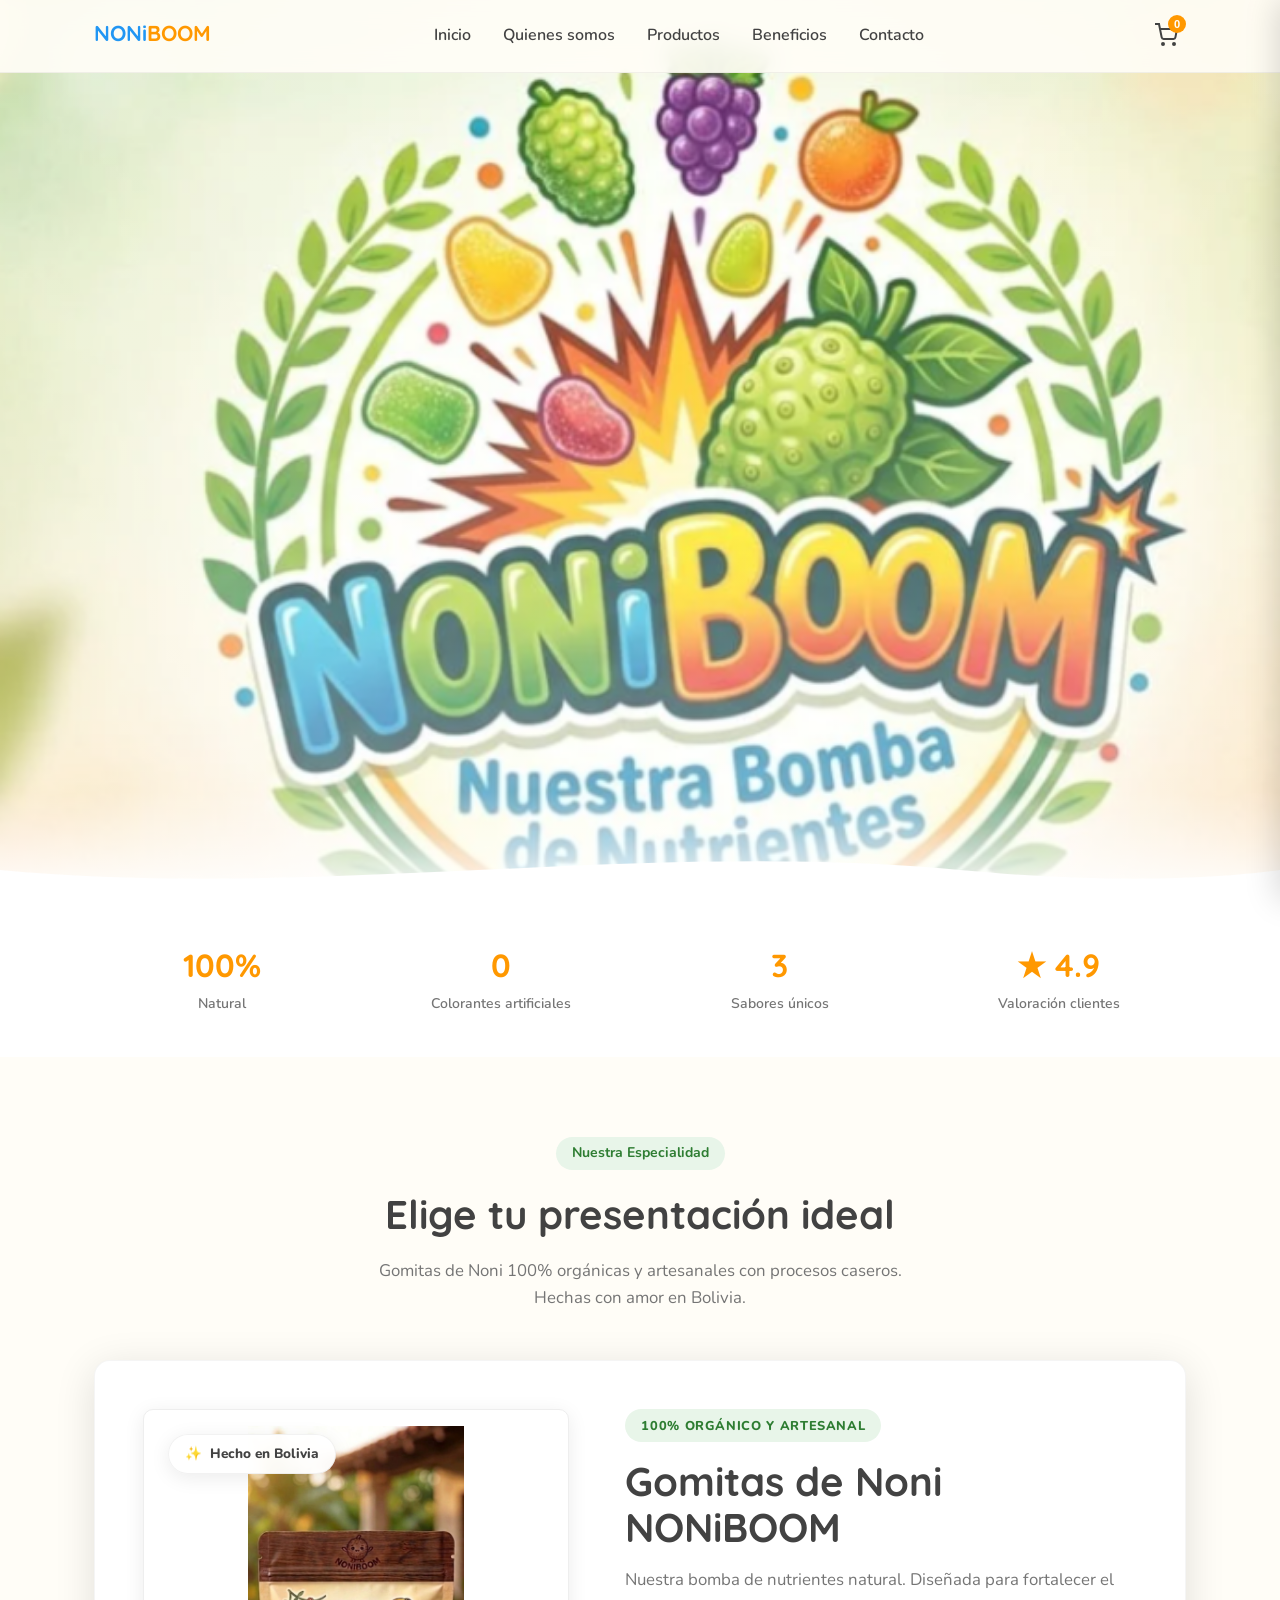
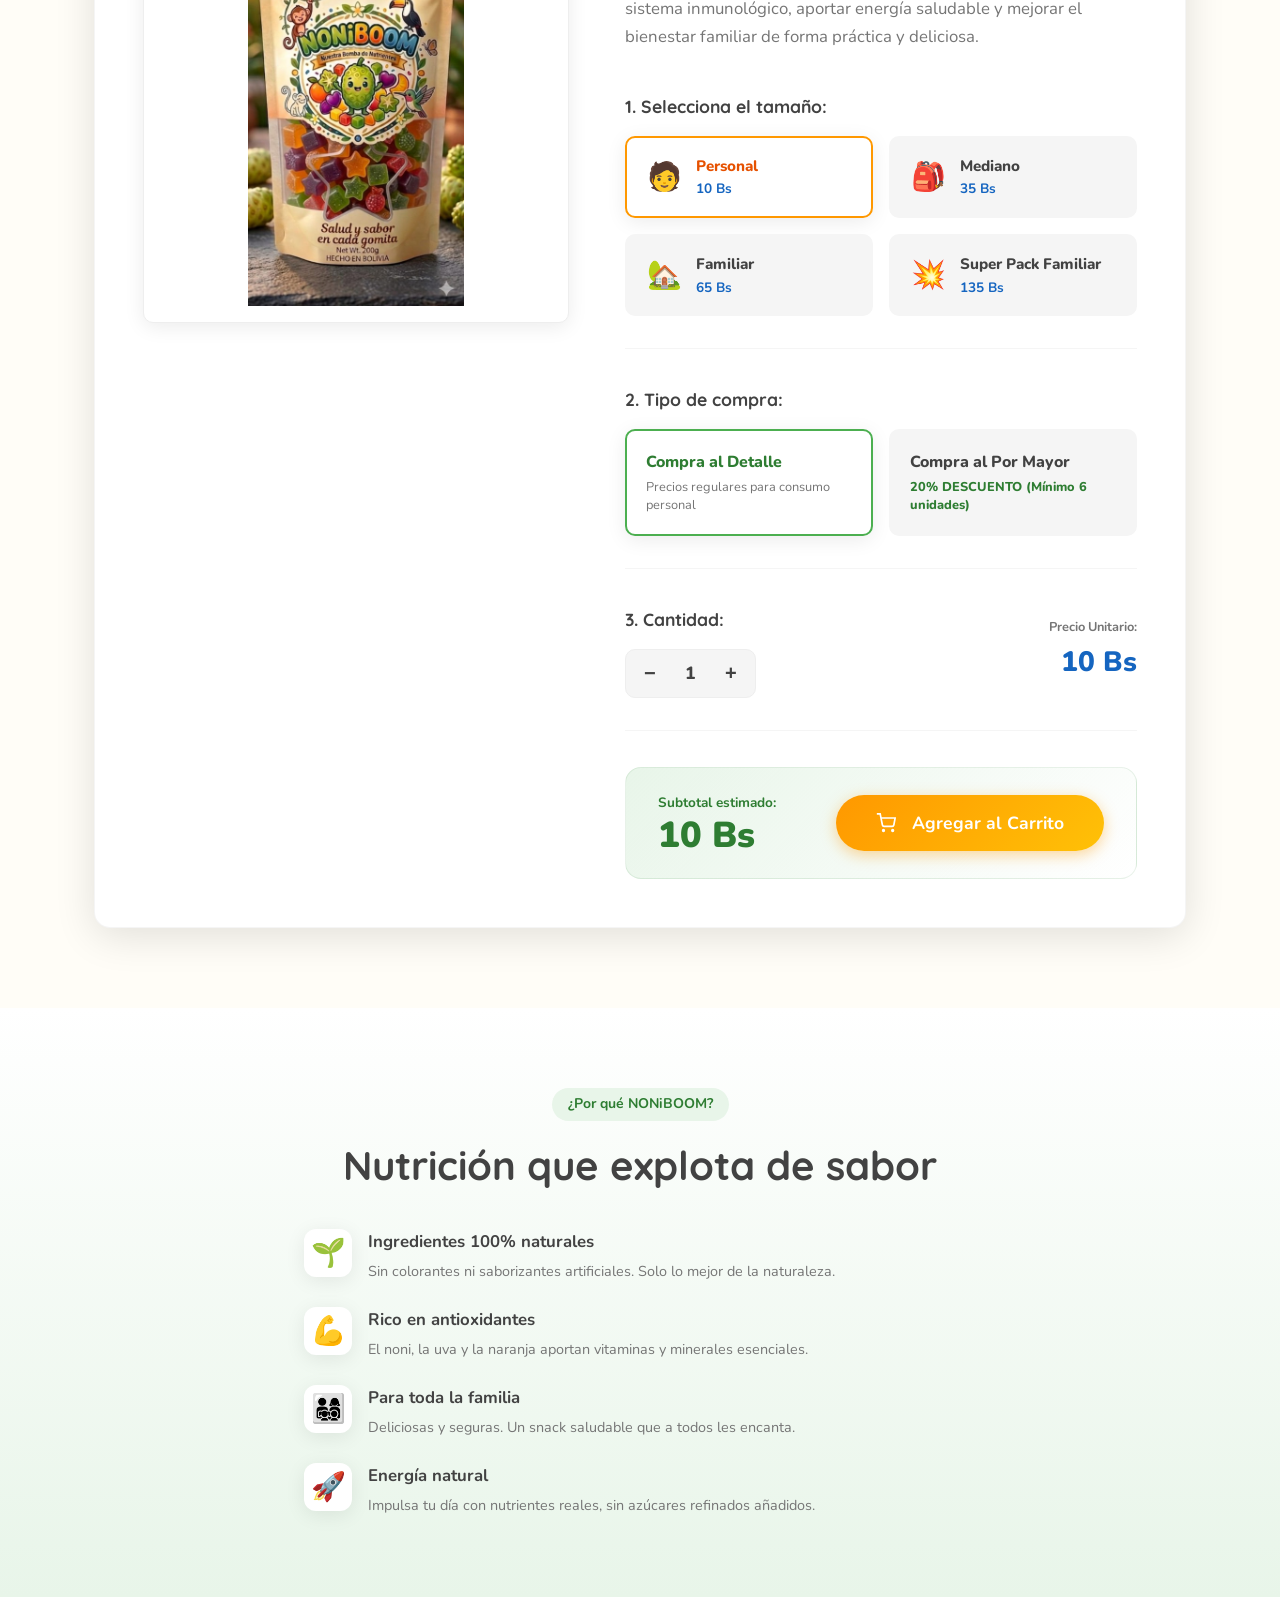
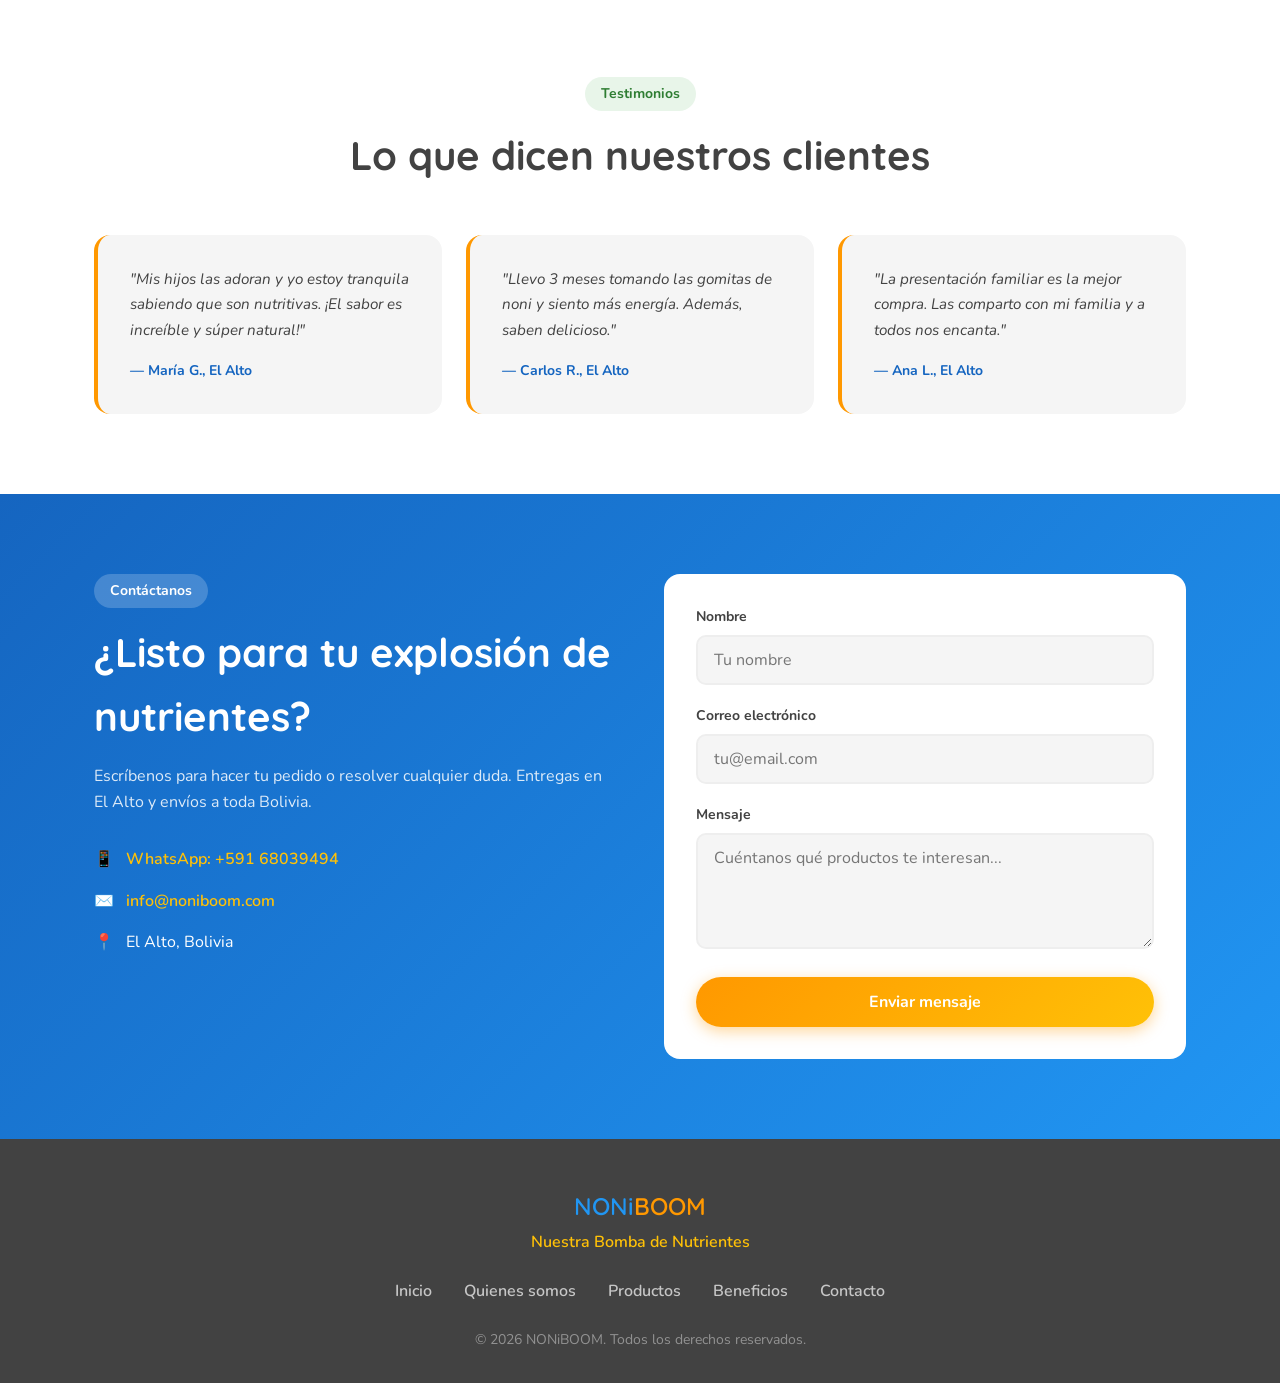
<file: index.html>
<!DOCTYPE html>
<html lang="es">
<head>
  <meta charset="UTF-8">
  <meta name="viewport" content="width=device-width, initial-scale=1.0">
  <title>NONiBOOM — Gomitas Nutritivas</title>
  <meta name="description" content="NONiBOOM — Nuestra Bomba de Nutrientes. Gomitas deliciosas con noni, uva y naranja.">
  <link rel="preconnect" href="https://fonts.googleapis.com">
  <link rel="preconnect" href="https://fonts.gstatic.com" crossorigin>
  <link href="https://fonts.googleapis.com/css2?family=Nunito:wght@400;600;700;800;900&family=Quicksand:wght@500;600;700&display=swap" rel="stylesheet">
  <link rel="stylesheet" href="styles.css">
</head>
<body>

  <header class="header" id="header">
    <nav class="nav container">
      <a href="index.html" class="nav__logo">
        <span class="nav__logo-text"><span class="nav__logo-non">NONi</span><span class="nav__logo-boom">BOOM</span></span>
      </a>
      <ul class="nav__links" id="navLinks">
        <li><a href="#inicio">Inicio</a></li>
        <li><a href="historia.html">Quienes somos</a></li>
        <li><a href="#productos">Productos</a></li>
        <li><a href="#beneficios">Beneficios</a></li>
        <li><a href="#contacto">Contacto</a></li>
      </ul>
      <button class="nav__cart" id="cartBtn" aria-label="Ver carrito">
        <svg width="24" height="24" viewBox="0 0 24 24" fill="none" stroke="currentColor" stroke-width="2">
          <circle cx="9" cy="21" r="1"/><circle cx="20" cy="21" r="1"/>
          <path d="M1 1h4l2.68 13.39a2 2 0 0 0 2 1.61h9.72a2 2 0 0 0 2-1.61L23 6H6"/>
        </svg>
        <span class="nav__cart-count" id="cartCount">0</span>
      </button>
      <button class="nav__toggle" id="navToggle" aria-label="Menú">
        <span></span><span></span><span></span>
      </button>
    </nav>
  </header>

  <section class="hero" id="inicio">
    <div class="hero__bg"></div>
    <div class="hero__wave">
      <svg viewBox="0 0 1440 80" preserveAspectRatio="none">
        <path d="M0,40 C360,80 720,0 1080,40 C1260,60 1380,50 1440,40 L1440,80 L0,80 Z" fill="#fff"/>
      </svg>
    </div>
  </section>

  <section class="stats">
    <div class="container stats__grid">
      <div class="stats__item">
        <span class="stats__number">100%</span>
        <span class="stats__label">Natural</span>
      </div>
      <div class="stats__item">
        <span class="stats__number">0</span>
        <span class="stats__label">Colorantes artificiales</span>
      </div>
      <div class="stats__item">
        <span class="stats__number">3</span>
        <span class="stats__label">Sabores únicos</span>
      </div>
      <div class="stats__item">
        <span class="stats__number">★ 4.9</span>
        <span class="stats__label">Valoración clientes</span>
      </div>
    </div>
  </section>

  <section class="products" id="productos">
    <div class="container">
      <div class="section-header">
        <span class="section-tag">Nuestra Especialidad</span>
        <h2 class="section-title">Elige tu presentación ideal</h2>
        <p class="section-desc">Gomitas de Noni 100% orgánicas y artesanales con procesos caseros. Hechas con amor en Bolivia.</p>
      </div>
      
      <div class="product-showcase">
        <div class="product-showcase__image-container">
          <img src="assets/producto-noniboom.jpg" alt="NONiBOOM Gomitas de Noni Orgánicas y Artesanales" class="product-showcase__image">
          <div class="product-showcase__flag-badge">
            <span class="flag-icon">✨</span> Hecho en Bolivia
          </div>
        </div>
        
        <div class="product-showcase__details">
          <div class="product-showcase__badge">100% Orgánico y Artesanal</div>
          <h3 class="product-showcase__title">Gomitas de Noni NONiBOOM</h3>
          <p class="product-showcase__description">
            Nuestra bomba de nutrientes natural. Diseñada para fortalecer el sistema inmunológico, aportar energía saludable y mejorar el bienestar familiar de forma práctica y deliciosa.
          </p>
          
          <div class="product-showcase__section">
            <h4 class="product-showcase__section-title">1. Selecciona el tamaño:</h4>
            <div class="product-showcase__sizes">
              <label class="size-option">
                <input type="radio" name="productSize" value="Personal" data-price="10" checked>
                <div class="size-option__card">
                  <span class="size-option__emoji">🧑</span>
                  <div class="size-option__info">
                    <span class="size-option__name">Personal</span>
                    <span class="size-option__price">10 Bs</span>
                  </div>
                </div>
              </label>
              
              <label class="size-option">
                <input type="radio" name="productSize" value="Mediano" data-price="35">
                <div class="size-option__card">
                  <span class="size-option__emoji">🎒</span>
                  <div class="size-option__info">
                    <span class="size-option__name">Mediano</span>
                    <span class="size-option__price">35 Bs</span>
                  </div>
                </div>
              </label>
              
              <label class="size-option">
                <input type="radio" name="productSize" value="Familiar" data-price="65">
                <div class="size-option__card">
                  <span class="size-option__emoji">🏡</span>
                  <div class="size-option__info">
                    <span class="size-option__name">Familiar</span>
                    <span class="size-option__price">65 Bs</span>
                  </div>
                </div>
              </label>
              
              <label class="size-option">
                <input type="radio" name="productSize" value="Super Pack Familiar" data-price="135">
                <div class="size-option__card">
                  <span class="size-option__emoji">💥</span>
                  <div class="size-option__info">
                    <span class="size-option__name">Super Pack Familiar</span>
                    <span class="size-option__price">135 Bs</span>
                  </div>
                </div>
              </label>
            </div>
          </div>
          
          <div class="product-showcase__section">
            <h4 class="product-showcase__section-title">2. Tipo de compra:</h4>
            <div class="product-showcase__types">
              <label class="type-option">
                <input type="radio" name="purchaseType" value="al-detalle" checked>
                <div class="type-option__card">
                  <strong>Compra al Detalle</strong>
                  <span>Precios regulares para consumo personal</span>
                </div>
              </label>
              
              <label class="type-option">
                <input type="radio" name="purchaseType" value="al-por-mayor">
                <div class="type-option__card">
                  <strong>Compra al Por Mayor</strong>
                  <span class="wholesale-tag">20% DESCUENTO (Mínimo 6 unidades)</span>
                </div>
              </label>
            </div>
          </div>
          
          <div class="product-showcase__section product-showcase__section--row">
            <div>
              <h4 class="product-showcase__section-title">3. Cantidad:</h4>
              <div class="quantity-selector">
                <button type="button" class="quantity-btn" id="showcaseQtyMinus">−</button>
                <input type="number" id="showcaseQty" value="1" min="1" readonly>
                <button type="button" class="quantity-btn" id="showcaseQtyPlus">+</button>
              </div>
            </div>
            
            <div class="product-showcase__pricing">
              <span class="pricing-label">Precio Unitario:</span>
              <div class="pricing-values">
                <span class="pricing-original" id="unitPriceOriginal"></span>
                <span class="pricing-current" id="unitPriceCurrent">10 Bs</span>
              </div>
            </div>
          </div>
          
          <div class="product-showcase__total-row">
            <div class="product-showcase__total-price">
              <span>Subtotal estimado:</span>
              <strong id="showcaseTotalPrice">10 Bs</strong>
            </div>
            <button class="btn btn--primary" id="addToCartShowcase">
              <svg width="20" height="20" viewBox="0 0 24 24" fill="none" stroke="currentColor" stroke-width="2" style="margin-right: 8px;">
                <circle cx="9" cy="21" r="1"/><circle cx="20" cy="21" r="1"/>
                <path d="M1 1h4l2.68 13.39a2 2 0 0 0 2 1.61h9.72a2 2 0 0 0 2-1.61L23 6H6"/>
              </svg>
              Agregar al Carrito
            </button>
          </div>
        </div>
      </div>
    </div>
  </section>

  <section class="benefits" id="beneficios">
    <div class="container benefits__inner benefits__inner--single">
      <div class="benefits__content">
        <span class="section-tag">¿Por qué NONiBOOM?</span>
        <h2 class="section-title">Nutrición que explota de sabor</h2>
        <ul class="benefits__list">
          <li class="benefits__item">
            <span class="benefits__icon">🌱</span>
            <div>
              <strong>Ingredientes 100% naturales</strong>
              <p>Sin colorantes ni saborizantes artificiales. Solo lo mejor de la naturaleza.</p>
            </div>
          </li>
          <li class="benefits__item">
            <span class="benefits__icon">💪</span>
            <div>
              <strong>Rico en antioxidantes</strong>
              <p>El noni, la uva y la naranja aportan vitaminas y minerales esenciales.</p>
            </div>
          </li>
          <li class="benefits__item">
            <span class="benefits__icon">👨‍👩‍👧‍👦</span>
            <div>
              <strong>Para toda la familia</strong>
              <p>Deliciosas y seguras. Un snack saludable que a todos les encanta.</p>
            </div>
          </li>
          <li class="benefits__item">
            <span class="benefits__icon">🚀</span>
            <div>
              <strong>Energía natural</strong>
              <p>Impulsa tu día con nutrientes reales, sin azúcares refinados añadidos.</p>
            </div>
          </li>
        </ul>
      </div>
    </div>
  </section>

  <section class="testimonials">
    <div class="container">
      <div class="section-header">
        <span class="section-tag">Testimonios</span>
        <h2 class="section-title">Lo que dicen nuestros clientes</h2>
      </div>
      <div class="testimonials__grid">
        <blockquote class="testimonial">
          <p>"Mis hijos las adoran y yo estoy tranquila sabiendo que son nutritivas. ¡El sabor es increíble y súper natural!"</p>
          <footer>— María G., El Alto</footer>
        </blockquote>
        <blockquote class="testimonial">
          <p>"Llevo 3 meses tomando las gomitas de noni y siento más energía. Además, saben delicioso."</p>
          <footer>— Carlos R., El Alto</footer>
        </blockquote>
        <blockquote class="testimonial">
          <p>"La presentación familiar es la mejor compra. Las comparto con mi familia y a todos nos encanta."</p>
          <footer>— Ana L., El Alto</footer>
        </blockquote>
      </div>
    </div>
  </section>

  <section class="contact" id="contacto">
    <div class="container contact__inner">
      <div class="contact__info">
        <span class="section-tag">Contáctanos</span>
        <h2 class="section-title">¿Listo para tu explosión de nutrientes?</h2>
        <p class="contact__desc">Escríbenos para hacer tu pedido o resolver cualquier duda. Entregas en El Alto y envíos a toda Bolivia.</p>
        <ul class="contact__details">
          <li>
            <span>📱</span>
            <a href="https://wa.me/59168039494" target="_blank" rel="noopener">WhatsApp: +591 68039494</a>
          </li>
          <li>
            <span>✉️</span>
            <a href="mailto:info@noniboom.com">info@noniboom.com</a>
          </li>
          <li>
            <span>📍</span>
            <span>El Alto, Bolivia</span>
          </li>
        </ul>
      </div>
      <form class="contact__form" id="contactForm">
        <div class="form-group">
          <label for="name">Nombre</label>
          <input type="text" id="name" name="name" required placeholder="Tu nombre">
        </div>
        <div class="form-group">
          <label for="email">Correo electrónico</label>
          <input type="email" id="email" name="email" required placeholder="tu@email.com">
        </div>
        <div class="form-group">
          <label for="message">Mensaje</label>
          <textarea id="message" name="message" rows="4" required placeholder="Cuéntanos qué productos te interesan..."></textarea>
        </div>
        <button type="submit" class="btn btn--primary btn--full">Enviar mensaje</button>
      </form>
    </div>
  </section>

  <footer class="footer">
    <div class="container footer__inner">
      <div class="footer__brand">
        <p class="footer__brand-name"><span class="footer__brand-non">NONi</span><span class="footer__brand-boom">BOOM</span></p>
        <p>Nuestra Bomba de Nutrientes</p>
      </div>
      <div class="footer__links">
        <a href="#inicio">Inicio</a>
        <a href="historia.html">Quienes somos</a>
        <a href="#productos">Productos</a>
        <a href="#beneficios">Beneficios</a>
        <a href="#contacto">Contacto</a>
      </div>
      <p class="footer__copy">&copy; 2026 NONiBOOM. Todos los derechos reservados.</p>
    </div>
  </footer>

  <div class="cart-overlay" id="cartOverlay"></div>
  <aside class="cart" id="cartPanel">
    <div class="cart__header">
      <h3>Tu carrito</h3>
      <button class="cart__close" id="cartClose" aria-label="Cerrar carrito">&times;</button>
    </div>
    <ul class="cart__items" id="cartItems">
      <li class="cart__empty">Tu carrito está vacío</li>
    </ul>
    <div class="cart__footer">
      <div class="cart__total">
        <span>Total:</span>
        <span id="cartTotal">0 Bs</span>
      </div>
      <button class="btn btn--primary btn--full" id="checkoutBtn">Pedir por WhatsApp</button>
    </div>
  </aside>

  <div class="toast" id="toast"></div>

  <script src="script.js"></script>
</body>
</html>
</file>
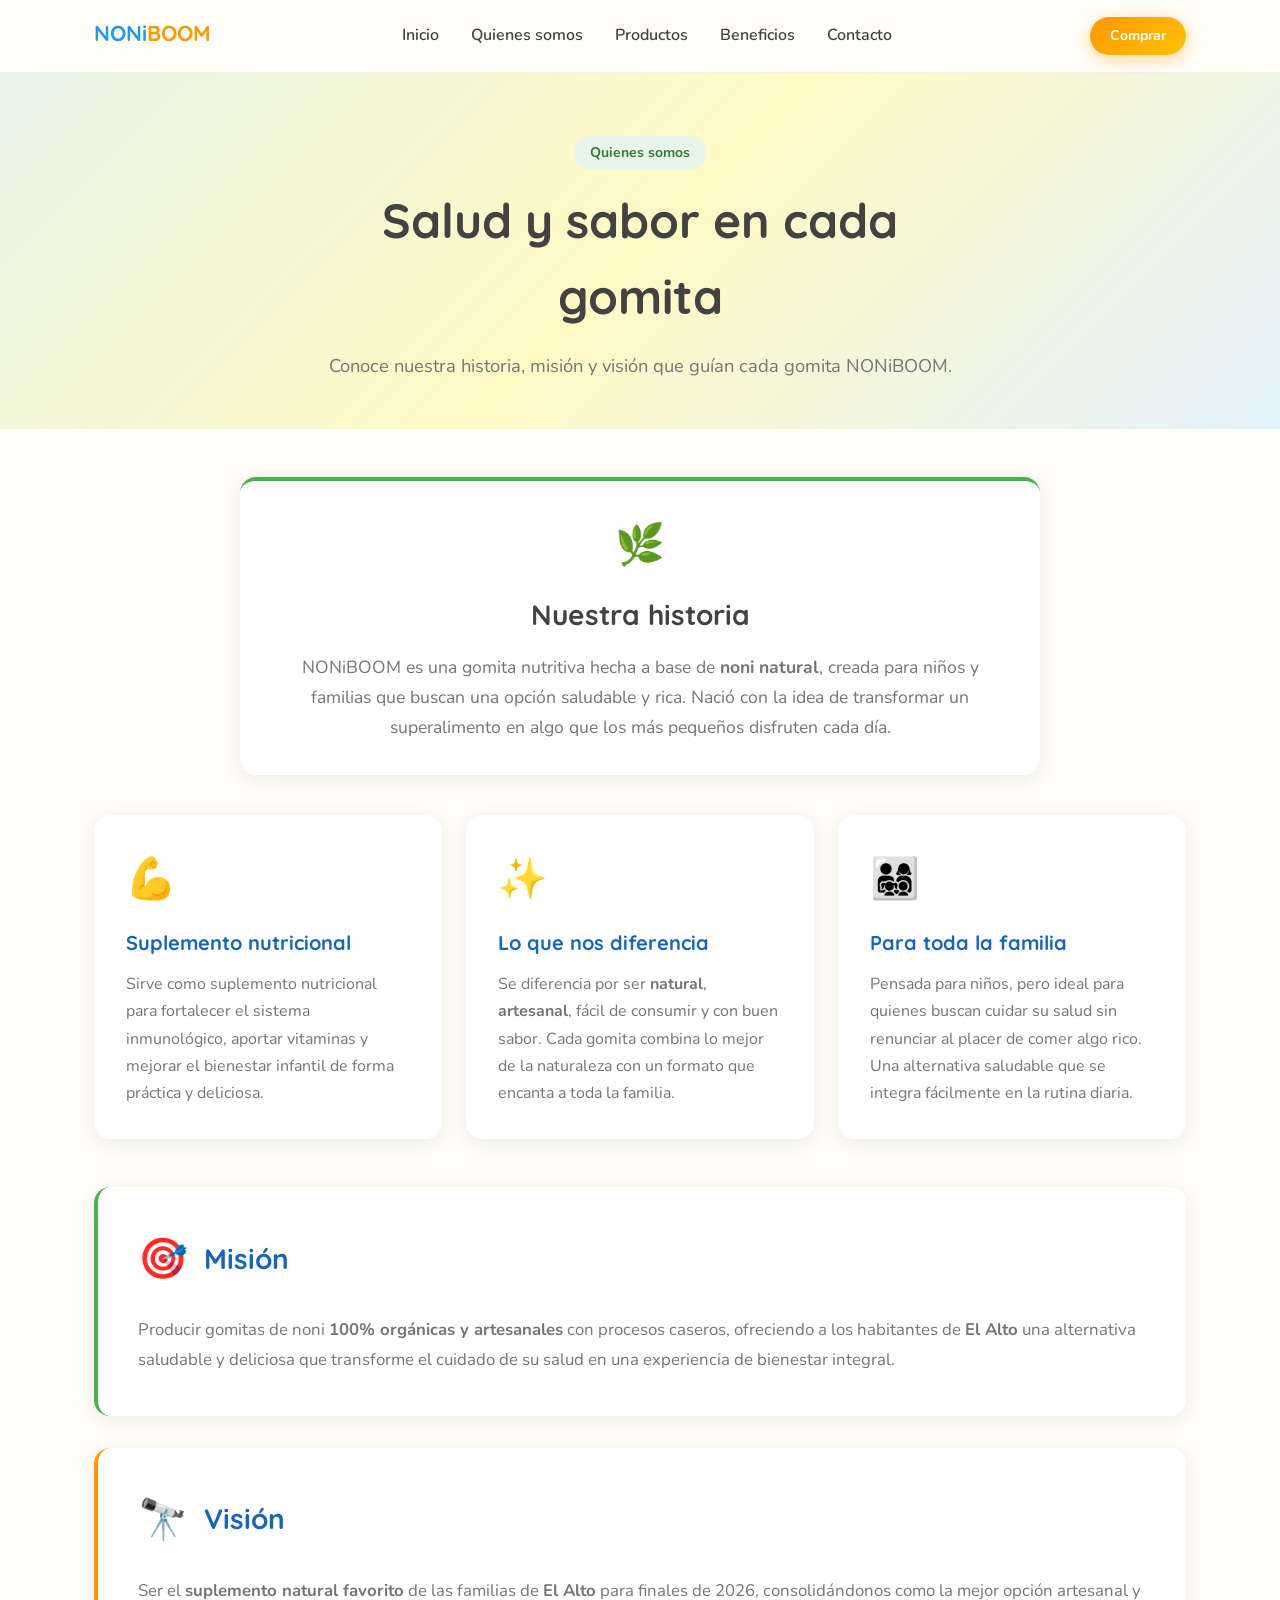
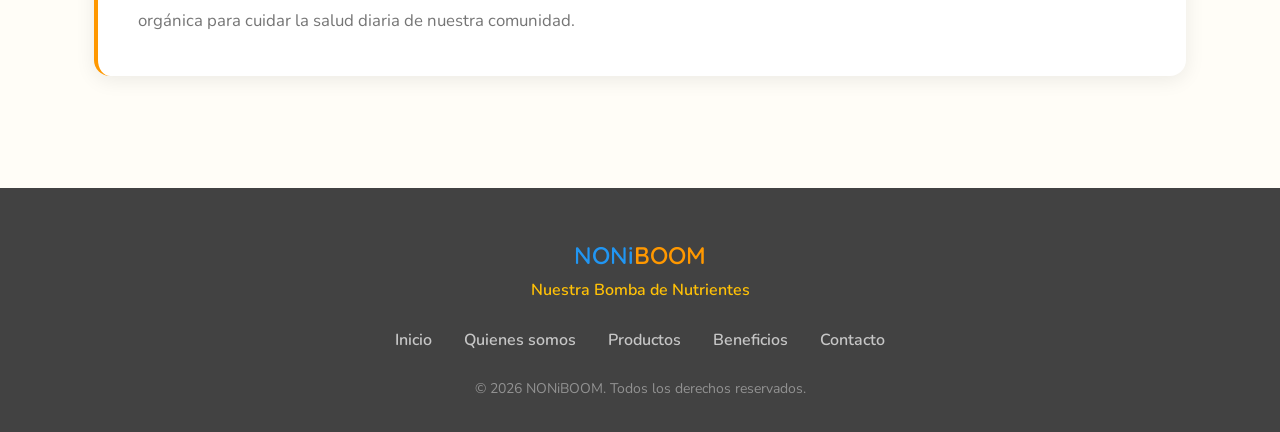
<file: historia.html>
<!DOCTYPE html>
<html lang="es">
<head>
  <meta charset="UTF-8">
  <meta name="viewport" content="width=device-width, initial-scale=1.0">
  <title>Quienes somos — NONiBOOM</title>
  <meta name="description" content="Conoce quiénes somos, nuestra historia, misión y visión en NONiBOOM.">
  <link rel="preconnect" href="https://fonts.googleapis.com">
  <link rel="preconnect" href="https://fonts.gstatic.com" crossorigin>
  <link href="https://fonts.googleapis.com/css2?family=Nunito:wght@400;600;700;800;900&family=Quicksand:wght@500;600;700&display=swap" rel="stylesheet">
  <link rel="stylesheet" href="styles.css">
</head>
<body>

  <header class="header" id="header">
    <nav class="nav container">
      <a href="index.html" class="nav__logo">
        <span class="nav__logo-text"><span class="nav__logo-non">NONi</span><span class="nav__logo-boom">BOOM</span></span>
      </a>
      <ul class="nav__links" id="navLinks">
        <li><a href="index.html#inicio">Inicio</a></li>
        <li><a href="historia.html" class="nav__link--active">Quienes somos</a></li>
        <li><a href="index.html#productos">Productos</a></li>
        <li><a href="index.html#beneficios">Beneficios</a></li>
        <li><a href="index.html#contacto">Contacto</a></li>
      </ul>
      <a href="index.html#productos" class="btn btn--sm btn--primary nav__cta">Comprar</a>
      <button class="nav__toggle" id="navToggle" aria-label="Menú">
        <span></span><span></span><span></span>
      </button>
    </nav>
  </header>

  <main class="page-historia">
    <section class="historia-hero">
      <div class="historia-hero__bg"></div>
      <div class="container historia-hero__content">
        <span class="section-tag">Quienes somos</span>
        <h1 class="historia-hero__title">Salud y sabor en cada gomita</h1>
        <p class="historia-hero__lead">Conoce nuestra historia, misión y visión que guían cada gomita NONiBOOM.</p>
      </div>
    </section>

    <section class="historia-content">
      <div class="container">

        <article class="historia-card historia-card--main" id="historia">
          <div class="historia-card__icon">🌿</div>
          <h2>Nuestra historia</h2>
          <p>
            NONiBOOM es una gomita nutritiva hecha a base de <strong>noni natural</strong>, creada para niños y familias que buscan una opción saludable y rica. Nació con la idea de transformar un superalimento en algo que los más pequeños disfruten cada día.
          </p>
        </article>

        <div class="historia-grid">
          <article class="historia-card">
            <div class="historia-card__icon">💪</div>
            <h3>Suplemento nutricional</h3>
            <p>
              Sirve como suplemento nutricional para fortalecer el sistema inmunológico, aportar vitaminas y mejorar el bienestar infantil de forma práctica y deliciosa.
            </p>
          </article>

          <article class="historia-card">
            <div class="historia-card__icon">✨</div>
            <h3>Lo que nos diferencia</h3>
            <p>
              Se diferencia por ser <strong>natural</strong>, <strong>artesanal</strong>, fácil de consumir y con buen sabor. Cada gomita combina lo mejor de la naturaleza con un formato que encanta a toda la familia.
            </p>
          </article>

          <article class="historia-card">
            <div class="historia-card__icon">👨‍👩‍👧‍👦</div>
            <h3>Para toda la familia</h3>
            <p>
              Pensada para niños, pero ideal para quienes buscan cuidar su salud sin renunciar al placer de comer algo rico. Una alternativa saludable que se integra fácilmente en la rutina diaria.
            </p>
          </article>
        </div>

        <article class="quienes-block" id="mision">
          <div class="quienes-block__header">
            <span class="quienes-block__icon">🎯</span>
            <h2>Misión</h2>
          </div>
          <p>
            Producir gomitas de noni <strong>100% orgánicas y artesanales</strong> con procesos caseros, ofreciendo a los habitantes de <strong>El Alto</strong> una alternativa saludable y deliciosa que transforme el cuidado de su salud en una experiencia de bienestar integral.
          </p>
        </article>

        <article class="quienes-block" id="vision">
          <div class="quienes-block__header">
            <span class="quienes-block__icon">🔭</span>
            <h2>Visión</h2>
          </div>
          <p>
            Ser el <strong>suplemento natural favorito</strong> de las familias de <strong>El Alto</strong> para finales de 2026, consolidándonos como la mejor opción artesanal y orgánica para cuidar la salud diaria de nuestra comunidad.
          </p>
        </article>
      </div>
    </section>
  </main>

  <footer class="footer">
    <div class="container footer__inner">
      <div class="footer__brand">
        <p class="footer__brand-name"><span class="footer__brand-non">NONi</span><span class="footer__brand-boom">BOOM</span></p>
        <p>Nuestra Bomba de Nutrientes</p>
      </div>
      <div class="footer__links">
        <a href="index.html#inicio">Inicio</a>
        <a href="historia.html">Quienes somos</a>
        <a href="index.html#productos">Productos</a>
        <a href="index.html#beneficios">Beneficios</a>
        <a href="index.html#contacto">Contacto</a>
      </div>
      <p class="footer__copy">&copy; 2026 NONiBOOM. Todos los derechos reservados.</p>
    </div>
  </footer>

  <script src="historia.js"></script>
</body>
</html>
</file>
<file: styles.css>
/* ===== Variables ===== */
:root {
  --green: #4CAF50;
  --green-dark: #2E7D32;
  --green-light: #E8F5E9;
  --blue: #2196F3;
  --blue-dark: #1565C0;
  --orange: #FF9800;
  --orange-dark: #E65100;
  --yellow: #FFC107;
  --purple: #9C27B0;
  --cream: #FFFDF7;
  --white: #FFFFFF;
  --gray-100: #F5F5F5;
  --gray-200: #EEEEEE;
  --gray-600: #757575;
  --gray-800: #424242;
  --shadow: 0 4px 20px rgba(0, 0, 0, 0.08);
  --shadow-lg: 0 8px 40px rgba(0, 0, 0, 0.12);
  --radius: 16px;
  --radius-sm: 10px;
  --font: 'Nunito', sans-serif;
  --font-display: 'Quicksand', sans-serif;
  --transition: 0.3s ease;
}

/* ===== Reset ===== */
*, *::before, *::after {
  box-sizing: border-box;
  margin: 0;
  padding: 0;
}

html {
  scroll-behavior: smooth;
}

body {
  font-family: var(--font);
  color: var(--gray-800);
  background: var(--cream);
  line-height: 1.6;
  overflow-x: hidden;
}

img {
  max-width: 100%;
  height: auto;
  display: block;
}

a {
  text-decoration: none;
  color: inherit;
}

ul {
  list-style: none;
}

.container {
  max-width: 1140px;
  margin: 0 auto;
  padding: 0 1.5rem;
}

/* ===== Buttons ===== */
.btn {
  display: inline-flex;
  align-items: center;
  justify-content: center;
  gap: 0.5rem;
  padding: 0.875rem 1.75rem;
  border: none;
  border-radius: 50px;
  font-family: var(--font);
  font-weight: 700;
  font-size: 1rem;
  cursor: pointer;
  transition: transform var(--transition), box-shadow var(--transition), background var(--transition);
}

.btn:hover {
  transform: translateY(-2px);
}

.btn--primary {
  background: linear-gradient(135deg, var(--orange), var(--yellow));
  color: var(--white);
  box-shadow: 0 4px 15px rgba(255, 152, 0, 0.4);
}

.btn--primary:hover {
  box-shadow: 0 6px 25px rgba(255, 152, 0, 0.5);
}

.btn--outline {
  background: transparent;
  color: var(--blue-dark);
  border: 2px solid var(--blue);
}

.btn--outline:hover {
  background: var(--blue);
  color: var(--white);
}

.btn--sm {
  padding: 0.5rem 1.25rem;
  font-size: 0.875rem;
}

.btn--full {
  width: 100%;
}

/* ===== Section headers ===== */
.section-header {
  text-align: center;
  margin-bottom: 3rem;
}

.section-tag {
  display: inline-block;
  background: var(--green-light);
  color: var(--green-dark);
  padding: 0.35rem 1rem;
  border-radius: 50px;
  font-size: 0.875rem;
  font-weight: 700;
  margin-bottom: 0.75rem;
}

.section-title {
  font-family: var(--font-display);
  font-size: clamp(1.75rem, 4vw, 2.5rem);
  font-weight: 800;
  color: var(--gray-800);
  margin-bottom: 0.75rem;
}

.section-desc {
  color: var(--gray-600);
  max-width: 540px;
  margin: 0 auto;
  font-size: 1.05rem;
}

/* ===== Header ===== */
.header {
  position: fixed;
  top: 0;
  left: 0;
  right: 0;
  z-index: 1000;
  background: rgba(255, 253, 247, 0.92);
  backdrop-filter: blur(12px);
  border-bottom: 1px solid rgba(0, 0, 0, 0.05);
  transition: box-shadow var(--transition);
}

.header.scrolled {
  box-shadow: var(--shadow);
}

.nav {
  display: flex;
  align-items: center;
  justify-content: space-between;
  height: 72px;
}

.nav__logo-text {
  font-family: var(--font-display);
  font-size: 1.35rem;
  font-weight: 900;
  line-height: 1;
}

.nav__logo-non {
  color: var(--blue);
}

.nav__logo-boom {
  color: var(--orange);
}

.nav__links {
  display: flex;
  gap: 2rem;
}

.nav__links a {
  font-weight: 600;
  color: var(--gray-800);
  transition: color var(--transition);
  position: relative;
}

.nav__links a::after {
  content: '';
  position: absolute;
  bottom: -4px;
  left: 0;
  width: 0;
  height: 2px;
  background: var(--orange);
  transition: width var(--transition);
}

.nav__links a:hover {
  color: var(--orange);
}

.nav__links a:hover::after {
  width: 100%;
}

.nav__link--active {
  color: var(--orange);
}

.nav__link--active::after {
  width: 100%;
}

.nav__cta {
  margin-left: 0.5rem;
}

.nav__dropdown {
  position: relative;
}

.nav__dropdown-toggle {
  display: inline-flex;
  align-items: center;
  gap: 0.35rem;
  background: none;
  border: none;
  font-family: var(--font);
  font-weight: 600;
  font-size: inherit;
  color: var(--gray-800);
  cursor: pointer;
  padding: 0;
  transition: color var(--transition);
}

.nav__dropdown-toggle:hover,
.nav__dropdown.open .nav__dropdown-toggle {
  color: var(--orange);
}

.nav__dropdown-icon {
  transition: transform var(--transition);
}

.nav__dropdown.open .nav__dropdown-icon {
  transform: rotate(180deg);
}

.nav__dropdown-menu {
  position: absolute;
  top: calc(100% + 0.75rem);
  left: 50%;
  transform: translateX(-50%) translateY(8px);
  min-width: 180px;
  background: var(--white);
  border-radius: var(--radius-sm);
  box-shadow: var(--shadow-lg);
  padding: 0.5rem 0;
  opacity: 0;
  visibility: hidden;
  transition: opacity var(--transition), transform var(--transition), visibility var(--transition);
  z-index: 100;
}

.nav__dropdown.open .nav__dropdown-menu {
  opacity: 1;
  visibility: visible;
  transform: translateX(-50%) translateY(0);
}

.nav__dropdown-menu li {
  list-style: none;
}

.nav__dropdown-menu a {
  display: block;
  padding: 0.65rem 1.25rem;
  font-weight: 600;
  color: var(--gray-800);
  white-space: nowrap;
  transition: background var(--transition), color var(--transition);
}

.nav__dropdown-menu a::after {
  display: none;
}

.nav__dropdown-menu a:hover {
  background: var(--green-light);
  color: var(--green-dark);
}

.nav__dropdown-menu a.nav__link--active {
  background: var(--green-light);
  color: var(--orange);
}

.nav__cart {
  position: relative;
  background: none;
  border: none;
  cursor: pointer;
  color: var(--gray-800);
  padding: 0.5rem;
  transition: color var(--transition);
}

.nav__cart:hover {
  color: var(--orange);
}

.nav__cart-count {
  position: absolute;
  top: 0;
  right: 0;
  background: var(--orange);
  color: var(--white);
  font-size: 0.7rem;
  font-weight: 800;
  width: 18px;
  height: 18px;
  border-radius: 50%;
  display: flex;
  align-items: center;
  justify-content: center;
}

.nav__toggle {
  display: none;
  flex-direction: column;
  gap: 5px;
  background: none;
  border: none;
  cursor: pointer;
  padding: 0.5rem;
}

.nav__toggle span {
  display: block;
  width: 24px;
  height: 2px;
  background: var(--gray-800);
  border-radius: 2px;
  transition: var(--transition);
}

/* ===== Hero ===== */
.hero {
  position: relative;
  min-height: 100vh;
  overflow: hidden;
}

.hero__bg {
  position: absolute;
  inset: 0;
  background:
    linear-gradient(
      to bottom,
      transparent 0%,
      rgba(255, 255, 255, 0.4) 88%,
      rgba(255, 255, 255, 1) 100%
    ),
    url('assets/portada-noniboom.png') center top / cover no-repeat;
  z-index: 0;
}

.hero__wave {
  position: absolute;
  bottom: 0;
  left: 0;
  right: 0;
  line-height: 0;
}

.hero__wave svg {
  width: 100%;
  height: 60px;
}

/* ===== Stats ===== */
.stats {
  background: var(--white);
  padding: 2.5rem 0;
  box-shadow: var(--shadow);
}

.stats__grid {
  display: grid;
  grid-template-columns: repeat(4, 1fr);
  gap: 1.5rem;
  text-align: center;
}

.stats__number {
  display: block;
  font-family: var(--font-display);
  font-size: 2rem;
  font-weight: 800;
  color: var(--orange);
}

.stats__label {
  font-size: 0.875rem;
  color: var(--gray-600);
  font-weight: 600;
}

/* ===== Products ===== */
.products {
  padding: 5rem 0;
  background: var(--cream);
}

.products__grid {
  display: grid;
  grid-template-columns: repeat(auto-fit, minmax(260px, 1fr));
  gap: 1.5rem;
}

.product-card {
  background: var(--white);
  border-radius: var(--radius);
  padding: 2rem 1.5rem;
  box-shadow: var(--shadow);
  transition: transform var(--transition), box-shadow var(--transition);
  position: relative;
  overflow: hidden;
}

.product-card:hover {
  transform: translateY(-6px);
  box-shadow: var(--shadow-lg);
}

.product-card--featured {
  border: 2px solid var(--orange);
  background: linear-gradient(180deg, #FFF8E1 0%, var(--white) 40%);
}

.product-card__badge {
  position: absolute;
  top: 1rem;
  right: 1rem;
  background: var(--green);
  color: var(--white);
  font-size: 0.75rem;
  font-weight: 700;
  padding: 0.3rem 0.75rem;
  border-radius: 50px;
}

.product-card__badge--gold {
  background: linear-gradient(135deg, var(--orange), var(--yellow));
}

.product-card__emoji {
  font-size: 3.5rem;
  margin-bottom: 1rem;
  line-height: 1;
}

.product-card__name {
  font-family: var(--font-display);
  font-size: 1.25rem;
  font-weight: 700;
  margin-bottom: 0.5rem;
  color: var(--gray-800);
}

.product-card__desc {
  font-size: 0.9rem;
  color: var(--gray-600);
  margin-bottom: 1.5rem;
  min-height: 3rem;
}

.product-card__footer {
  display: flex;
  align-items: center;
  justify-content: space-between;
  gap: 1rem;
}

.product-card__price {
  font-size: 1.5rem;
  font-weight: 800;
  color: var(--blue-dark);
}

.product-card__price small {
  font-size: 0.75rem;
  font-weight: 600;
  color: var(--gray-600);
}

/* ===== Benefits ===== */
.benefits {
  padding: 5rem 0;
  background: linear-gradient(180deg, var(--white) 0%, var(--green-light) 100%);
}

.benefits__inner {
  display: grid;
  grid-template-columns: 1fr 1fr;
  gap: 4rem;
  align-items: center;
}

.benefits__inner--single {
  grid-template-columns: 1fr;
  max-width: 720px;
  margin: 0 auto;
  text-align: center;
}

.benefits__inner--single .benefits__item {
  text-align: left;
}

.benefits__list {
  display: flex;
  flex-direction: column;
  gap: 1.5rem;
  margin-top: 2rem;
}

.benefits__item {
  display: flex;
  gap: 1rem;
  align-items: flex-start;
}

.benefits__icon {
  font-size: 1.75rem;
  flex-shrink: 0;
  width: 48px;
  height: 48px;
  background: var(--white);
  border-radius: 12px;
  display: flex;
  align-items: center;
  justify-content: center;
  box-shadow: var(--shadow);
}

.benefits__item strong {
  display: block;
  font-size: 1.05rem;
  margin-bottom: 0.25rem;
  color: var(--gray-800);
}

.benefits__item p {
  font-size: 0.9rem;
  color: var(--gray-600);
}

/* ===== Testimonials ===== */
.testimonials {
  padding: 5rem 0;
  background: var(--white);
}

.testimonials__grid {
  display: grid;
  grid-template-columns: repeat(auto-fit, minmax(280px, 1fr));
  gap: 1.5rem;
}

.testimonial {
  background: var(--gray-100);
  border-radius: var(--radius);
  padding: 2rem;
  border-left: 4px solid var(--orange);
  transition: transform var(--transition);
}

.testimonial:hover {
  transform: translateY(-4px);
}

.testimonial p {
  font-style: italic;
  color: var(--gray-800);
  margin-bottom: 1rem;
  font-size: 0.95rem;
  line-height: 1.7;
}

.testimonial footer {
  font-weight: 700;
  font-size: 0.875rem;
  color: var(--blue-dark);
}

/* ===== Contact ===== */
.contact {
  padding: 5rem 0;
  background: linear-gradient(135deg, var(--blue-dark) 0%, var(--blue) 100%);
  color: var(--white);
}

.contact__inner {
  display: grid;
  grid-template-columns: 1fr 1fr;
  gap: 3rem;
  align-items: start;
}

.contact .section-tag {
  background: rgba(255, 255, 255, 0.2);
  color: var(--white);
}

.contact .section-title {
  color: var(--white);
}

.contact__desc {
  color: rgba(255, 255, 255, 0.85);
  margin: 1rem 0 2rem;
}

.contact__details {
  display: flex;
  flex-direction: column;
  gap: 1rem;
}

.contact__details li {
  display: flex;
  align-items: center;
  gap: 0.75rem;
  font-size: 1rem;
}

.contact__details a {
  color: var(--yellow);
  font-weight: 600;
  transition: opacity var(--transition);
}

.contact__details a:hover {
  opacity: 0.8;
}

.contact__form {
  background: var(--white);
  border-radius: var(--radius);
  padding: 2rem;
  color: var(--gray-800);
}

.form-group {
  margin-bottom: 1.25rem;
}

.form-group label {
  display: block;
  font-weight: 700;
  margin-bottom: 0.4rem;
  font-size: 0.875rem;
}

.form-group input,
.form-group textarea {
  width: 100%;
  padding: 0.75rem 1rem;
  border: 2px solid var(--gray-200);
  border-radius: var(--radius-sm);
  font-family: var(--font);
  font-size: 1rem;
  transition: border-color var(--transition);
  background: var(--gray-100);
}

.form-group input:focus,
.form-group textarea:focus {
  outline: none;
  border-color: var(--blue);
  background: var(--white);
}

.form-group textarea {
  resize: vertical;
  min-height: 100px;
}

/* ===== Footer ===== */
.footer {
  background: var(--gray-800);
  color: rgba(255, 255, 255, 0.7);
  padding: 3rem 0 2rem;
}

.footer__inner {
  display: flex;
  flex-direction: column;
  align-items: center;
  gap: 1.5rem;
  text-align: center;
}

.footer__brand-name {
  font-family: var(--font-display);
  font-size: 1.5rem;
  font-weight: 900;
  margin-bottom: 0.25rem;
}

.footer__brand-non {
  color: var(--blue);
}

.footer__brand-boom {
  color: var(--orange);
}

.footer__brand p {
  font-weight: 600;
  color: var(--yellow);
}

.footer__links {
  display: flex;
  gap: 2rem;
  flex-wrap: wrap;
  justify-content: center;
}

.footer__links a {
  color: rgba(255, 255, 255, 0.7);
  font-weight: 600;
  transition: color var(--transition);
}

.footer__links a:hover {
  color: var(--orange);
}

.footer__copy {
  font-size: 0.875rem;
  opacity: 0.6;
}

/* ===== Cart ===== */
.cart-overlay {
  position: fixed;
  inset: 0;
  background: rgba(0, 0, 0, 0.5);
  z-index: 2000;
  opacity: 0;
  visibility: hidden;
  transition: opacity var(--transition), visibility var(--transition);
}

.cart-overlay.active {
  opacity: 1;
  visibility: visible;
}

.cart {
  position: fixed;
  top: 0;
  right: -400px;
  width: min(400px, 100vw);
  height: 100vh;
  background: var(--white);
  z-index: 2001;
  display: flex;
  flex-direction: column;
  box-shadow: -4px 0 30px rgba(0, 0, 0, 0.15);
  transition: right var(--transition);
}

.cart.active {
  right: 0;
}

.cart__header {
  display: flex;
  align-items: center;
  justify-content: space-between;
  padding: 1.5rem;
  border-bottom: 1px solid var(--gray-200);
}

.cart__header h3 {
  font-family: var(--font-display);
  font-size: 1.25rem;
}

.cart__close {
  background: none;
  border: none;
  font-size: 1.75rem;
  cursor: pointer;
  color: var(--gray-600);
  line-height: 1;
  padding: 0.25rem;
}

.cart__items {
  flex: 1;
  overflow-y: auto;
  padding: 1rem 1.5rem;
}

.cart__empty {
  text-align: center;
  color: var(--gray-600);
  padding: 2rem 0;
}

.cart__item {
  display: flex;
  align-items: center;
  justify-content: space-between;
  padding: 1rem 0;
  border-bottom: 1px solid var(--gray-200);
  gap: 0.75rem;
}

.cart__item-info h4 {
  font-size: 0.9rem;
  margin-bottom: 0.25rem;
}

.cart__item-info span {
  font-size: 0.85rem;
  color: var(--gray-600);
}

.cart__item-controls {
  display: flex;
  align-items: center;
  gap: 0.5rem;
}

.cart__item-controls button {
  width: 28px;
  height: 28px;
  border: 1px solid var(--gray-200);
  background: var(--gray-100);
  border-radius: 6px;
  cursor: pointer;
  font-weight: 700;
  transition: background var(--transition);
}

.cart__item-controls button:hover {
  background: var(--orange);
  color: var(--white);
  border-color: var(--orange);
}

.cart__item-controls span {
  font-weight: 700;
  min-width: 20px;
  text-align: center;
}

.cart__footer {
  padding: 1.5rem;
  border-top: 1px solid var(--gray-200);
}

.cart__total {
  display: flex;
  justify-content: space-between;
  font-size: 1.25rem;
  font-weight: 800;
  margin-bottom: 1rem;
  color: var(--blue-dark);
}

/* ===== Toast ===== */
.toast {
  position: fixed;
  bottom: 2rem;
  left: 50%;
  transform: translateX(-50%) translateY(100px);
  background: var(--green-dark);
  color: var(--white);
  padding: 0.875rem 1.5rem;
  border-radius: 50px;
  font-weight: 700;
  z-index: 3000;
  opacity: 0;
  transition: transform 0.4s ease, opacity 0.4s ease;
  box-shadow: var(--shadow-lg);
}

.toast.show {
  transform: translateX(-50%) translateY(0);
  opacity: 1;
}

/* ===== Responsive ===== */
@media (max-width: 900px) {
  .stats__grid {
    grid-template-columns: repeat(2, 1fr);
  }

  .benefits__inner {
    grid-template-columns: 1fr;
    text-align: center;
  }

  .benefits__item {
    text-align: left;
  }

  .contact__inner {
    grid-template-columns: 1fr;
  }
}

@media (max-width: 640px) {
  .nav__links {
    position: fixed;
    top: 72px;
    left: 0;
    right: 0;
    background: var(--white);
    flex-direction: column;
    padding: 1.5rem;
    gap: 1rem;
    box-shadow: var(--shadow);
    transform: translateY(-120%);
    opacity: 0;
    transition: transform var(--transition), opacity var(--transition);
  }

  .nav__links.open {
    transform: translateY(0);
    opacity: 1;
  }

  .nav__toggle {
    display: flex;
  }

  .nav__toggle.active span:nth-child(1) {
    transform: rotate(45deg) translate(5px, 5px);
  }

  .nav__toggle.active span:nth-child(2) {
    opacity: 0;
  }

  .nav__toggle.active span:nth-child(3) {
    transform: rotate(-45deg) translate(5px, -5px);
  }

  .stats__grid {
    grid-template-columns: 1fr 1fr;
    gap: 1rem;
  }

  .stats__number {
    font-size: 1.5rem;
  }
}

/* ===== Historia page ===== */
.page-historia {
  padding-top: 72px;
}

.historia-hero {
  position: relative;
  padding: 4rem 0 3rem;
  overflow: hidden;
}

.historia-hero__bg {
  position: absolute;
  inset: 0;
  background: linear-gradient(135deg, var(--green-light) 0%, #FFF9C4 50%, #E3F2FD 100%);
  z-index: -1;
}

.historia-hero__content {
  text-align: center;
  max-width: 720px;
}

.historia-hero__title {
  font-family: var(--font-display);
  font-size: clamp(2rem, 5vw, 3rem);
  font-weight: 800;
  color: var(--gray-800);
  margin-bottom: 1rem;
}

.historia-hero__lead {
  font-size: 1.15rem;
  color: var(--gray-600);
}

.historia-content {
  padding: 3rem 0 5rem;
}

.historia-card {
  background: var(--white);
  border-radius: var(--radius);
  padding: 2rem;
  box-shadow: var(--shadow);
  transition: transform var(--transition), box-shadow var(--transition);
}

.historia-card:hover {
  transform: translateY(-4px);
  box-shadow: var(--shadow-lg);
}

.historia-card--main {
  max-width: 800px;
  margin: 0 auto 2.5rem;
  text-align: center;
  border-top: 4px solid var(--green);
  scroll-margin-top: 96px;
}

.historia-card--main h2 {
  font-family: var(--font-display);
  font-size: 1.75rem;
  margin-bottom: 1rem;
  color: var(--gray-800);
}

.historia-card--main p {
  font-size: 1.1rem;
  color: var(--gray-600);
  line-height: 1.8;
}

.historia-grid {
  display: grid;
  grid-template-columns: repeat(auto-fit, minmax(280px, 1fr));
  gap: 1.5rem;
  margin-bottom: 3rem;
}

.historia-card__icon {
  font-size: 2.5rem;
  margin-bottom: 1rem;
}

.historia-card h3 {
  font-family: var(--font-display);
  font-size: 1.25rem;
  margin-bottom: 0.75rem;
  color: var(--blue-dark);
}

.historia-card p {
  color: var(--gray-600);
  line-height: 1.7;
}

.historia-lema {
  max-width: 640px;
  margin: 0 auto 2.5rem;
  text-align: center;
  padding: 2.5rem 2rem;
  background: linear-gradient(135deg, var(--blue-dark), var(--blue));
  color: var(--white);
  border-radius: var(--radius);
  box-shadow: var(--shadow-lg);
}

.historia-lema p {
  font-family: var(--font-display);
  font-size: clamp(1.5rem, 4vw, 2rem);
  font-weight: 700;
  font-style: italic;
  margin-bottom: 0.5rem;
}

.historia-lema footer {
  font-size: 0.9rem;
  opacity: 0.85;
}

.historia-actions {
  display: flex;
  gap: 1rem;
  justify-content: center;
  flex-wrap: wrap;
}

@media (max-width: 640px) {
  .nav__cta {
    display: none;
  }

  .historia-hero {
    padding: 3rem 0 2rem;
  }

  .historia-card {
    padding: 1.5rem;
  }

  .nav__dropdown-menu {
    position: static;
    transform: none;
    box-shadow: none;
    background: var(--gray-100);
    border-radius: var(--radius-sm);
    margin-top: 0.5rem;
    padding: 0.25rem 0;
    opacity: 1;
    visibility: visible;
    display: none;
  }

  .nav__dropdown.open .nav__dropdown-menu {
    display: block;
    transform: none;
  }

  .nav__dropdown-toggle {
    width: 100%;
    justify-content: space-between;
    padding: 0.25rem 0;
  }
}

/* ===== Quienes somos page ===== */
.page-quienes {
  padding-top: 72px;
}

.quienes-hero {
  position: relative;
  padding: 4rem 0 3rem;
  overflow: hidden;
}

.quienes-hero__bg {
  position: absolute;
  inset: 0;
  background: linear-gradient(135deg, #E3F2FD 0%, var(--green-light) 50%, #FFF9C4 100%);
  z-index: -1;
}

.quienes-hero__content {
  text-align: center;
  max-width: 720px;
}

.quienes-hero__title {
  font-family: var(--font-display);
  font-size: clamp(2rem, 5vw, 3rem);
  font-weight: 800;
  color: var(--gray-800);
  margin-bottom: 1rem;
}

.quienes-hero__lead {
  font-size: 1.15rem;
  color: var(--gray-600);
}

.quienes-content {
  padding: 3rem 0 5rem;
}

.quienes-block {
  background: var(--white);
  border-radius: var(--radius);
  padding: 2.5rem;
  box-shadow: var(--shadow);
  margin-bottom: 2rem;
  scroll-margin-top: 96px;
}

.quienes-block__header {
  display: flex;
  align-items: center;
  gap: 1rem;
  margin-bottom: 1.5rem;
}

.quienes-block__icon {
  font-size: 2.5rem;
}

.quienes-block h2 {
  font-family: var(--font-display);
  font-size: 1.75rem;
  color: var(--blue-dark);
}

.quienes-block p {
  color: var(--gray-600);
  font-size: 1.05rem;
  line-height: 1.8;
  margin-bottom: 1rem;
}

.quienes-block p:last-child {
  margin-bottom: 0;
}

#mision {
  border-left: 4px solid var(--green);
}

#vision {
  border-left: 4px solid var(--orange);
}

.quienes-actions {
  display: flex;
  gap: 1rem;
  justify-content: center;
  flex-wrap: wrap;
  margin-top: 2.5rem;
}

@media (max-width: 640px) {
  .quienes-block {
    padding: 1.5rem;
  }
}

/* ===== Product Showcase (Bolivia Upgrade) ===== */
.product-showcase {
  display: grid;
  grid-template-columns: 1fr 1.2fr;
  gap: 3.5rem;
  background: var(--white);
  padding: 3rem;
  border-radius: var(--radius);
  box-shadow: var(--shadow-lg);
  align-items: start;
  border: 1px solid rgba(0, 0, 0, 0.04);
}

.product-showcase__image-container {
  position: relative;
  border-radius: var(--radius-sm);
  overflow: hidden;
  box-shadow: var(--shadow);
  border: 1px solid var(--gray-200);
  background: var(--white);
  padding: 1rem;
}

.product-showcase__image {
  width: 100%;
  max-height: 480px;
  object-fit: contain;
  border-radius: 12px;
  transition: transform 0.4s ease;
}

.product-showcase__image-container:hover .product-showcase__image {
  transform: scale(1.03);
}

.product-showcase__flag-badge {
  position: absolute;
  top: 1.5rem;
  left: 1.5rem;
  background: rgba(255, 255, 255, 0.95);
  backdrop-filter: blur(8px);
  color: var(--gray-800);
  padding: 0.5rem 1rem;
  border-radius: 50px;
  font-weight: 800;
  font-size: 0.85rem;
  box-shadow: var(--shadow);
  display: flex;
  align-items: center;
  gap: 0.5rem;
  border: 1px solid rgba(0, 0, 0, 0.05);
}

.product-showcase__badge {
  display: inline-block;
  background: var(--green-light);
  color: var(--green-dark);
  padding: 0.4rem 1rem;
  border-radius: 50px;
  font-size: 0.8rem;
  font-weight: 800;
  text-transform: uppercase;
  letter-spacing: 0.05em;
  margin-bottom: 1rem;
}

.product-showcase__title {
  font-family: var(--font-display);
  font-size: clamp(2rem, 3.5vw, 2.5rem);
  font-weight: 850;
  color: var(--gray-800);
  line-height: 1.15;
  margin-bottom: 1rem;
}

.product-showcase__description {
  color: var(--gray-600);
  font-size: 1.05rem;
  line-height: 1.7;
  margin-bottom: 2.5rem;
}

.product-showcase__section {
  margin-bottom: 2.25rem;
  border-bottom: 1px solid var(--gray-100);
  padding-bottom: 2rem;
}

.product-showcase__section:last-of-type {
  border-bottom: none;
  padding-bottom: 0;
}

.product-showcase__section--row {
  display: flex;
  justify-content: space-between;
  align-items: center;
  gap: 2rem;
  flex-wrap: wrap;
}

.product-showcase__section-title {
  font-family: var(--font-display);
  font-size: 1.1rem;
  font-weight: 800;
  color: var(--gray-800);
  margin-bottom: 1rem;
}

/* Size Options Selector */
.product-showcase__sizes {
  display: grid;
  grid-template-columns: repeat(2, 1fr);
  gap: 1rem;
}

.size-option {
  cursor: pointer;
  position: relative;
}

.size-option input {
  position: absolute;
  opacity: 0;
  width: 0;
  height: 0;
}

.size-option__card {
  display: flex;
  align-items: center;
  gap: 0.85rem;
  background: var(--gray-100);
  padding: 1rem 1.25rem;
  border-radius: var(--radius-sm);
  border: 2px solid transparent;
  transition: all var(--transition);
}

.size-option__emoji {
  font-size: 1.75rem;
  line-height: 1;
}

.size-option__info {
  display: flex;
  flex-direction: column;
}

.size-option__name {
  font-weight: 800;
  font-size: 0.95rem;
  color: var(--gray-800);
}

.size-option__price {
  font-weight: 700;
  font-size: 0.85rem;
  color: var(--blue-dark);
}

.size-option input:checked + .size-option__card {
  background: var(--white);
  border-color: var(--orange);
  box-shadow: var(--shadow);
}

.size-option input:checked + .size-option__card .size-option__name {
  color: var(--orange-dark);
}

/* Purchase Type Selector */
.product-showcase__types {
  display: grid;
  grid-template-columns: repeat(2, 1fr);
  gap: 1rem;
}

.type-option {
  cursor: pointer;
  position: relative;
}

.type-option input {
  position: absolute;
  opacity: 0;
  width: 0;
  height: 0;
}

.type-option__card {
  display: flex;
  flex-direction: column;
  background: var(--gray-100);
  padding: 1.15rem;
  border-radius: var(--radius-sm);
  border: 2px solid transparent;
  transition: all var(--transition);
  height: 100%;
}

.type-option__card strong {
  font-weight: 800;
  font-size: 1rem;
  color: var(--gray-800);
  margin-bottom: 0.25rem;
}

.type-option__card span {
  font-size: 0.8rem;
  color: var(--gray-600);
  line-height: 1.4;
}

.wholesale-tag {
  color: var(--green-dark) !important;
  font-weight: 800;
}

.type-option input:checked + .type-option__card {
  background: var(--white);
  border-color: var(--green);
  box-shadow: var(--shadow);
}

.type-option input:checked + .type-option__card strong {
  color: var(--green-dark);
}

/* Quantity Selector */
.quantity-selector {
  display: inline-flex;
  align-items: center;
  background: var(--gray-100);
  border-radius: var(--radius-sm);
  padding: 0.35rem;
  border: 1px solid var(--gray-200);
}

.quantity-btn {
  width: 36px;
  height: 36px;
  border: none;
  background: transparent;
  cursor: pointer;
  font-size: 1.25rem;
  font-weight: 800;
  color: var(--gray-800);
  transition: color var(--transition), transform var(--transition);
  display: flex;
  align-items: center;
  justify-content: center;
}

.quantity-btn:hover {
  color: var(--orange);
  transform: scale(1.1);
}

.quantity-selector input {
  width: 45px;
  text-align: center;
  border: none;
  background: transparent;
  font-family: var(--font);
  font-weight: 800;
  font-size: 1.1rem;
  color: var(--gray-800);
  -moz-appearance: textfield;
}

.quantity-selector input::-webkit-outer-spin-button,
.quantity-selector input::-webkit-inner-spin-button {
  -webkit-appearance: none;
  margin: 0;
}

/* Pricing values styling */
.product-showcase__pricing {
  text-align: right;
  display: flex;
  flex-direction: column;
  justify-content: center;
}

.pricing-label {
  font-size: 0.8rem;
  color: var(--gray-600);
  font-weight: 700;
  margin-bottom: 0.15rem;
}

.pricing-values {
  display: flex;
  align-items: baseline;
  gap: 0.5rem;
  justify-content: flex-end;
}

.pricing-original {
  font-size: 1.1rem;
  color: var(--gray-600);
  text-decoration: line-through;
  font-weight: 600;
}

.pricing-current {
  font-size: 1.75rem;
  font-weight: 850;
  color: var(--blue-dark);
}

/* Total Price & CTA Row */
.product-showcase__total-row {
  display: flex;
  align-items: center;
  justify-content: space-between;
  background: linear-gradient(135deg, var(--green-light) 0%, rgba(255, 255, 255, 0.4) 100%);
  padding: 1.5rem 2rem;
  border-radius: var(--radius);
  margin-top: 1rem;
  gap: 1.5rem;
  flex-wrap: wrap;
  border: 1px solid rgba(46, 125, 50, 0.1);
}

.product-showcase__total-price {
  display: flex;
  flex-direction: column;
}

.product-showcase__total-price span {
  font-size: 0.85rem;
  color: var(--green-dark);
  font-weight: 700;
}

.product-showcase__total-price strong {
  font-size: 2.25rem;
  font-weight: 900;
  color: var(--green-dark);
  line-height: 1;
  margin-top: 0.25rem;
}

#addToCartShowcase {
  padding: 1rem 2.5rem;
  font-size: 1.1rem;
}

/* Responsive showcase */
@media (max-width: 960px) {
  .product-showcase {
    grid-template-columns: 1fr;
    gap: 2.5rem;
    padding: 2rem;
  }
  
  .product-showcase__image-container {
    max-width: 380px;
    margin: 0 auto;
  }
}

@media (max-width: 640px) {
  .product-showcase__sizes,
  .product-showcase__types {
    grid-template-columns: 1fr;
  }
  
  .product-showcase__total-row {
    flex-direction: column;
    align-items: stretch;
    text-align: center;
    padding: 1.5rem;
  }
  
  .product-showcase__pricing {
    text-align: left;
  }
  
  .pricing-values {
    justify-content: flex-start;
  }
  
  .product-showcase__total-price strong {
    font-size: 1.85rem;
  }
}
</file>
